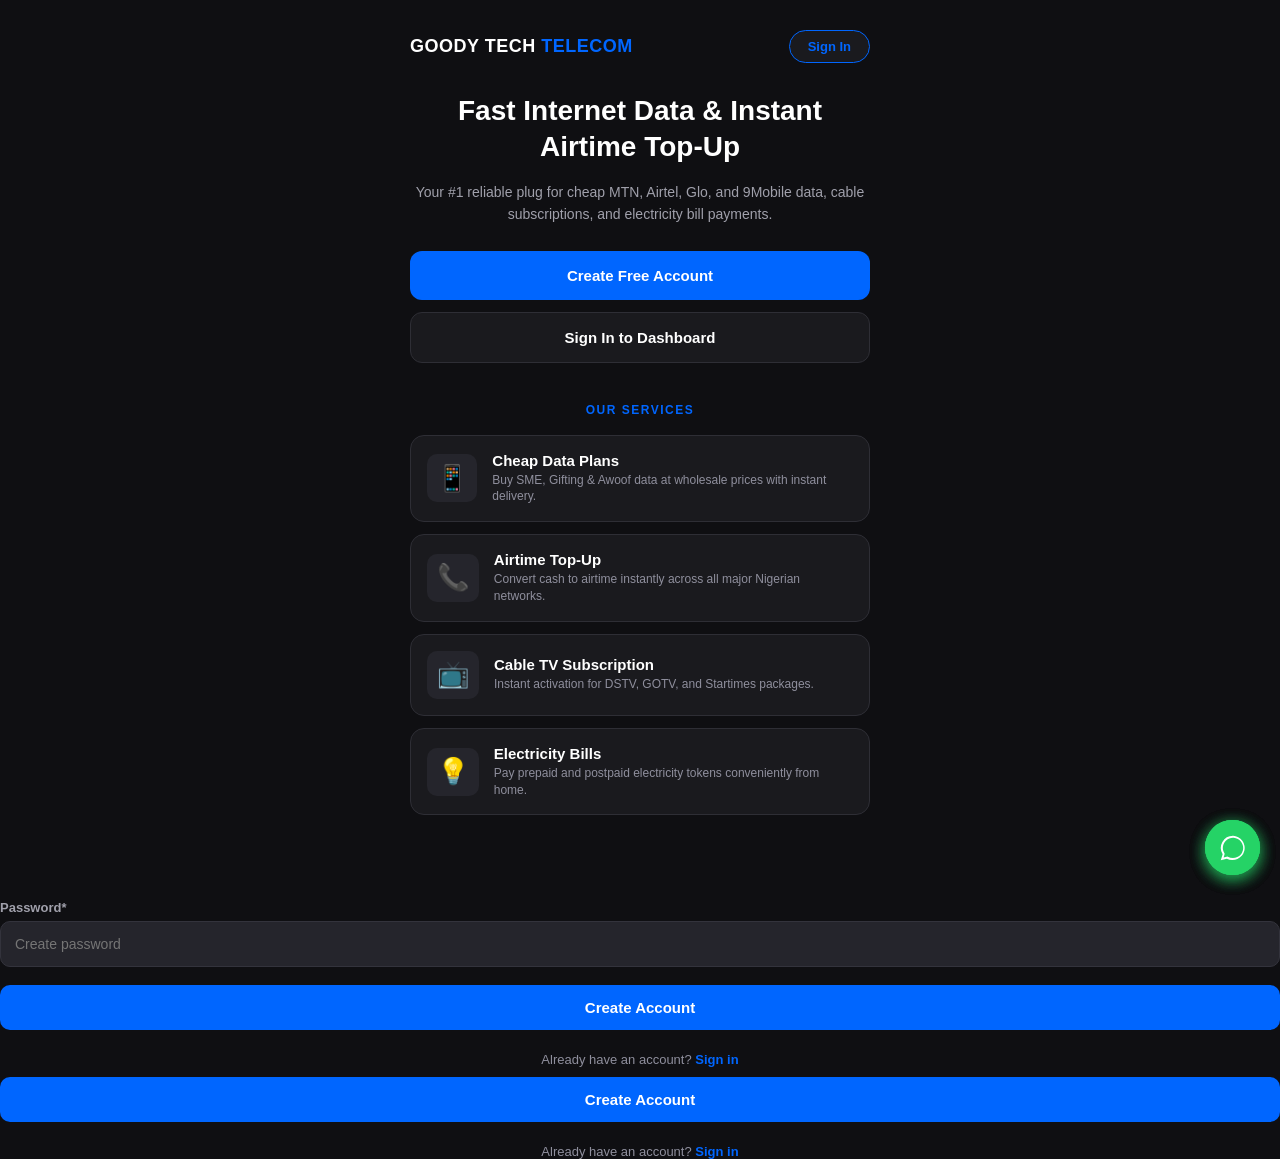
<file: index.html>
<!DOCTYPE html>
<html lang="en">
<head>
    <meta charset="UTF-8">
    <meta name="viewport" content="width=device-width, initial-scale=1.0">
    <title>Goody Tech Telecom - Cheap Data & Bill Payments</title>
    <link rel="stylesheet" href="style.css">
</head>
<body>

    <!-- 1. LANDING PAGE -->
    <div id="welcome-section">
        <!-- Top Nav -->
        <div class="landing-nav">
            <div class="logo-text">GOODY TECH <span>TELECOM</span></div>
            <button class="nav-login-btn" onclick="showAuth('login')">Sign In</button>
        </div>

        <!-- Hero Content -->
        <div class="hero-content">
            <h1>Fast Internet Data & Instant Airtime Top-Up</h1>
            <p>Your #1 reliable plug for cheap MTN, Airtel, Glo, and 9Mobile data, cable subscriptions, and electricity bill payments.</p>
            
            <div class="hero-cta-btns">
                <button class="hero-btn" onclick="showAuth('register')">Create Free Account</button>
                <button class="hero-btn btn-secondary" onclick="showAuth('login')">Sign In to Dashboard</button>
            </div>
        </div>

        <!-- Services Preview Section -->
        <div class="features-section">
            <div class="features-title">OUR SERVICES</div>
            <div class="services-preview-grid">
                <div class="service-box">
                    <div class="s-icon">📱</div>
                    <div class="s-info">
                        <h3>Cheap Data Plans</h3>
                        <p>Buy SME, Gifting & Awoof data at wholesale prices with instant delivery.</p>
                    </div>
                </div>
                <div class="service-box">
                    <div class="s-icon">📞</div>
                    <div class="s-info">
                        <h3>Airtime Top-Up</h3>
                        <p>Convert cash to airtime instantly across all major Nigerian networks.</p>
                    </div>
                </div>
                <div class="service-box">
                    <div class="s-icon">📺</div>
                    <div class="s-info">
                        <h3>Cable TV Subscription</h3>
                        <p>Instant activation for DSTV, GOTV, and Startimes packages.</p>
                    </div>
                </div>
                <div class="service-box">
                    <div class="s-icon">💡</div>
                    <div class="s-info">
                        <h3>Electricity Bills</h3>
                        <p>Pay prepaid and postpaid electricity tokens conveniently from home.</p>
                    </div>
                </div>
            </div>
        </div>
    </div>

    <!-- 2. AUTH SECTION (SIGN IN & REGISTER) -->
    <div id="auth-section">
        <div class="container">
            <button class="back-to-home" onclick="showLanding()">← Back to Home</button>

            <!-- LOGIN FORM -->
            <div id="login-form">
                <div class="logo-text">GOODY TECH <span>TELECOM</span></div>
                <h2 class="auth-title">Welcome Back</h2>
                <p class="subtitle">Sign in to access your wallet and services</p>
                
                <div class="form-group">
                    <label>Email or Phone Number*</label>
                    <input type="text" id="login-user" placeholder="Enter email or phone number">
                </div>

                <div class="form-group">
                    <label>Password*</label>
                    <input type="password" id="login-pass" placeholder="Enter your password">
                </div>

                <div id="login-error" class="error-msg"></div>

                <button class="auth-btn" onclick="handleLogin()">Sign In</button>
                <p class="toggle-text">Don't have an account? <span class="toggle-btn" onclick="switchForm('register')">Sign up</span></p>
            </div>

            <!-- REGISTER FORM -->
            <div id="register-form">
                <div class="logo-text">GOODY TECH <span>TELECOM</span></div>
                <h2 class="auth-title">Create Account</h2>
                <p class="subtitle">Join Goody Tech Telecom today</p>
                
                <div class="form-group">
                    <label>Full Name*</label>
                    <input type="text" id="reg-name" placeholder="Enter full name">
                </div>
                <div class="form-group">
                    <label>Email Address*</label>
                    <input type="email" id="reg-email" placeholder="Enter email address">
                </div>
                <div class="form-group">
                    <label>Phone Number*</label>
                    <input type="tel" id="reg-phone" placeholder="Enter phone number">
                </div>
                <div class="form-group">
                    <label>Password*</label>
                    <input type="password" id="reg-pass" placeholder="Create password">
                </div>

                <div id="reg-error" class="error-msg"></div>

                <button class="auth-btn" onclick="handleRegister()">Create Account</button>
                <p class="toggle-text">Already have an account? <span class="toggle-btn" onclick="switchForm('login')">Sign in</span></p>
            </div>
        </div>
    </div>

    <!-- FLOATING WHATSAPP BUTTON -->
    <div class="whatsapp-float" onclick="openModal('whatsapp-modal')">
        <svg viewBox="0 0 32 32"><path d="M16 2a13.9 13.9 0 0 0-11.8 21.2L2 30l7-1.8A13.9 13.9 0 1 0 16 2zm0 25.5a11.5 11.5 0 0 1-5.9-1.6l-.4-.2-4.4 1.1 1.2-4.3-.3-.4A11.6 11.6 0 1 1 16 27.5z"/></svg>
    </div>

    <!-- WHATSAPP SUPPORT MODAL -->
    <div id="whatsapp-modal" class="modal">
        <div class="modal-content">
            <div class="modal-title">Customer Support</div>
            <p class="modal-desc">Type your message below to chat directly with us on WhatsApp.</p>
            
            <div class="form-group">
                <label>Your Message</label>
                <textarea id="wa-message-text" rows="4" placeholder="Hello Goody Tech, I need help with..."></textarea>
            </div>

            <div id="wa-error" class="error-msg"></div>

            <button class="auth-btn" style="background-color: #25d366;" onclick="sendWhatsAppMessage()">Send to WhatsApp</button>
            <button class="auth-btn btn-close" onclick="closeModal('whatsapp-modal')">Cancel</button>
        </div>
    </div>

    <!-- IN-APP CUSTOM POPUP MODAL (NO BROWSER ALERTS) -->
    <div id="notice-modal" class="modal">
        <div class="modal-content text-center">
            <div id="notice-title" class="modal-title">Notification</div>
            <p id="notice-msg" class="modal-desc"></p>
            <button class="auth-btn" onclick="closeModal('notice-modal')">OK</button>
        </div>
    </div>

    <script src="script.js"></script>
</body>
</html>                    <label>Password*</label>
                    <input type="password" id="reg-pass" placeholder="Create password">
                </div>

                <div id="reg-error" class="error-msg"></div>

                <button class="auth-btn" onclick="handleRegister()">Create Account</button>
                <p class="toggle-text">Already have an account? <span class="toggle-btn" onclick="switchForm('login')">Sign in</span></p>
            </div>
        </div>
    </div>

    <!-- FLOATING WHATSAPP BUTTON -->
    <div class="whatsapp-float" onclick="openModal('whatsapp-modal')">
        <svg viewBox="0 0 32 32"><path d="M16 2a13.9 13.9 0 0 0-11.8 21.2L2 30l7-1.8A13.9 13.9 0 1 0 16 2zm0 25.5a11.5 11.5 0 0 1-5.9-1.6l-.4-.2-4.4 1.1 1.2-4.3-.3-.4A11.6 11.6 0 1 1 16 27.5z"/></svg>
    </div>

    <!-- WHATSAPP SUPPORT MODAL -->
    <div id="whatsapp-modal" class="modal">
        <div class="modal-content">
            <div class="modal-title">Customer Support</div>
            <p class="modal-desc">Type your message below to chat directly with us on WhatsApp.</p>
            
            <div class="form-group">
                <label>Your Message</label>
                <textarea id="wa-message-text" rows="4" placeholder="Hello Goody Tech, I need help with..."></textarea>
            </div>

            <div id="wa-error" class="error-msg"></div>

            <button class="auth-btn" style="background-color: #25d366;" onclick="sendWhatsAppMessage()">Send to WhatsApp</button>
            <button class="auth-btn btn-close" onclick="closeModal('whatsapp-modal')">Cancel</button>
        </div>
    </div>

    <!-- IN-APP CUSTOM POPUP MODAL (NO BROWSER ALERTS) -->
    <div id="notice-modal" class="modal">
        <div class="modal-content text-center">
            <div id="notice-title" class="modal-title">Notification</div>
            <p id="notice-msg" class="modal-desc"></p>
            <button class="auth-btn" onclick="closeModal('notice-modal')">OK</button>
        </div>
    </div>

    <script src="script.js"></script>
</body>
</html>
                <button class="auth-btn" onclick="handleRegister()">Create Account</button>

                <p class="toggle-text">Already have an account? <span class="toggle-btn" onclick="switchForm('login')">Sign in</span></p>
            </div>

        </div>
    </div>

    <!-- FLOATING WHATSAPP BUTTON -->
    <div class="whatsapp-float" onclick="openModal('whatsapp-modal')">
        <svg viewBox="0 0 32 32"><path d="M16 2a13.9 13.9 0 0 0-11.8 21.2L2 30l7-1.8A13.9 13.9 0 1 0 16 2zm0 25.5a11.5 11.5 0 0 1-5.9-1.6l-.4-.2-4.4 1.1 1.2-4.3-.3-.4A11.6 11.6 0 1 1 16 27.5z"/></svg>
    </div>

    <!-- WHATSAPP SUPPORT MODAL -->
    <div id="whatsapp-modal" class="modal">
        <div class="modal-content">
            <div class="modal-title">Customer Support</div>
            <p class="modal-desc">Type your message below and click send to chat with us directly on WhatsApp.</p>
            
            <div class="form-group">
                <label>Your Message</label>
                <textarea id="wa-message-text" rows="4" placeholder="Hello Goody Tech, I need help with..."></textarea>
            </div>

            <div id="wa-error" class="error-msg"></div>

            <button class="auth-btn" style="background-color: #25d366;" onclick="sendWhatsAppMessage()">Send to WhatsApp</button>
            <button class="auth-btn btn-close" onclick="closeModal('whatsapp-modal')">Cancel</button>
        </div>
    </div>

    <script src="script.js"></script>
</body>
</html>
</file>
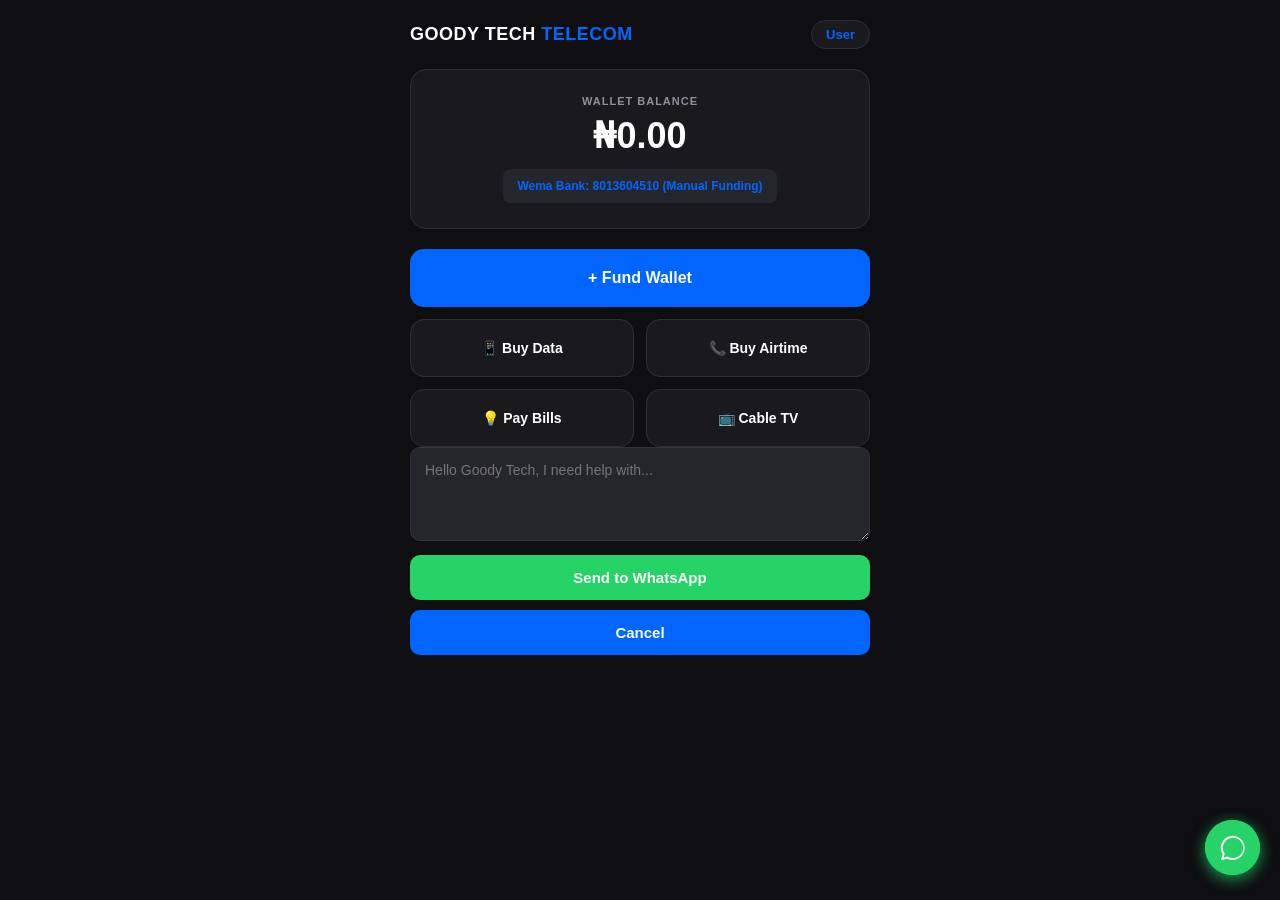
<file: dashboard.html>
<!DOCTYPE html>
<html lang="en">
<head>
    <meta charset="UTF-8">
    <meta name="viewport" content="width=device-width, initial-scale=1.0">
    <title>Dashboard - Goody Tech Telecom</title>
    <link rel="stylesheet" href="style.css">
</head>
<body class="dashboard-body">

    <!-- Top Header -->
    <div class="dash-header">
        <div class="logo-text">GOODY TECH <span>TELECOM</span></div>
        <p id="user-name-display">User</p>
    </div>

    <!-- Balance Card -->
    <div class="wallet-card">
        <h3>WALLET BALANCE</h3>
        <h1>₦0.00</h1>
        <div class="acc-info">Wema Bank: 8013604510 (Manual Funding)</div>
    </div>

    <!-- Main Service Grid -->
    <div class="grid">
        <button class="btn btn-fund" onclick="openModal('fund-modal')">+ Fund Wallet</button>
        <button class="btn" onclick="openModal('data-modal')">📱 Buy Data</button>
        <button class="btn" onclick="openModal('airtime-modal')">📞 Buy Airtime</button>
        <button class="btn" onclick="openModal('bills-modal')">💡 Pay Bills</button>
        <button class="btn" onclick="openModal('cable-modal')">📺 Cable TV</button>
    </div>

    <!-- ================= MODALS ================= -->

    <!-- BUY DATA MODAL -->
    <div id="data-modal" class="modal">
        <div class="modal-content">
            <div class="modal-title">Buy Internet Data</div>
            
            <div class="form-group">
                <label>1. Select Network</label>
                <div class="network-grid">
                    <button class="net-btn active" onclick="selectNetwork(this, 'MTN')">MTN</button>
                    <button class="net-btn" onclick="selectNetwork(this, 'Airtel')">Airtel</button>
                    <button class="net-btn" onclick="selectNetwork(this, 'Glo')">Glo</button>
                    <button class="net-btn" onclick="selectNetwork(this, '9Mobile')">9Mobile</button>
                </div>
            </div>

            <div class="form-group">
                <label>2. Select Data Type</label>
                <select id="data-type-select">
                    <option value="SME">SME</option>
                    <option value="SME Plus">SME Plus</option>
                    <option value="SME2">SME2</option>
                    <option value="Gifting">Gifting</option>
                    <option value="Awoof">Awoof</option>
                </select>
            </div>

            <div class="form-group">
                <label>3. Select Plan</label>
                <select>
                    <option>1.0 GB SME - ₦280 (30 Days)</option>
                    <option>2.0 GB SME - ₦560 (30 Days)</option>
                    <option>5.0 GB SME - ₦1,400 (30 Days)</option>
                </select>
            </div>

            <div class="form-group">
                <label>4. Phone Number</label>
                <input type="tel" placeholder="Enter recipient phone number">
            </div>

            <button class="auth-btn" onclick="processDataOrder()">Purchase Now</button>
            <button class="auth-btn btn-close" onclick="closeModal('data-modal')">Cancel</button>
        </div>
    </div>

    <!-- BUY AIRTIME MODAL -->
    <div id="airtime-modal" class="modal">
        <div class="modal-content">
            <div class="modal-title">Buy Airtime</div>
            <div class="form-group">
                <label>Network</label>
                <select><option>MTN</option><option>Airtel</option><option>Glo</option><option>9Mobile</option></select>
            </div>
            <div class="form-group">
                <label>Amount (₦)</label>
                <input type="number" placeholder="Enter amount (e.g. 500)">
            </div>
            <div class="form-group">
                <label>Phone Number</label>
                <input type="tel" placeholder="Enter phone number">
            </div>
            <button class="auth-btn" onclick="processAirtimeOrder()">Buy Airtime</button>
            <button class="auth-btn btn-close" onclick="closeModal('airtime-modal')">Cancel</button>
        </div>
    </div>

    <!-- FUND WALLET MODAL -->
    <div id="fund-modal" class="modal">
        <div class="modal-content">
            <div class="modal-title">Fund Wallet</div>
            <p class="modal-desc">Transfer money to the bank account below. Your wallet will be credited once verified by Admin.</p>
            
            <div class="bank-card">
                <p><strong>Bank Name:</strong> Moniepoint / Wema</p>
                <p><strong>Account Number:</strong> 8013604510</p>
                <p><strong>Account Name:</strong> Goody Tech Telecom</p>
            </div>
            
            <p class="modal-desc" style="font-size: 12px;">After payment, send your receipt via WhatsApp customer support.</p>
            <button class="auth-btn btn-close" onclick="closeModal('fund-modal')">Close</button>
        </div>
    </div>

    <!-- WHATSAPP SUPPORT MODAL -->
    <div id="whatsapp-modal" class="modal">
        <div class="modal-content">
            <div class="modal-title">Customer Support</div>
            <p class="modal-desc">Type your message below and click send to chat with us on WhatsApp.</p>
            
            <div class="form-group">
                <label>Your Message</label>
                <textarea id="wa-message-text" rows="4" placeholder="Hello Goody Tech, I need help with..."></textarea>
            </div>

            <div id="wa-error" class="error-msg"></div>

            <button class="auth-btn" style="background-color: #25d366;" onclick="sendWhatsAppMessage()">Send to WhatsApp</button>
            <button class="auth-btn btn-close" onclick="closeModal('whatsapp-modal')">Cancel</button>
        </div>
    </div>

    <!-- IN-APP CUSTOM POPUP MODAL (REPLACES BROWSER ALERTS) -->
    <div id="notice-modal" class="modal">
        <div class="modal-content text-center">
            <div id="notice-title" class="modal-title">Notification</div>
            <p id="notice-msg" class="modal-desc"></p>
            <button class="auth-btn" onclick="closeModal('notice-modal')">OK</button>
        </div>
    </div>

    <!-- FLOATING WHATSAPP BUTTON -->
    <div class="whatsapp-float" onclick="openModal('whatsapp-modal')">
        <svg viewBox="0 0 32 32"><path d="M16 2a13.9 13.9 0 0 0-11.8 21.2L2 30l7-1.8A13.9 13.9 0 1 0 16 2zm0 25.5a11.5 11.5 0 0 1-5.9-1.6l-.4-.2-4.4 1.1 1.2-4.3-.3-.4A11.6 11.6 0 1 1 16 27.5z"/></svg>
    </div>

    <script src="script.js"></script>
</body>
</html>                <textarea id="wa-message-text" rows="4" placeholder="Hello Goody Tech, I need help with..."></textarea>
            </div>

            <button class="auth-btn" style="background-color: #25d366;" onclick="sendWhatsAppMessage()">Send to WhatsApp</button>
            <button class="auth-btn btn-close" onclick="closeModal('whatsapp-modal')">Cancel</button>
        </div>
    </div>

    <!-- BUY AIRTIME MODAL -->
    <div id="airtime-modal" class="modal">
        <div class="modal-content">
            <div class="modal-title">Buy Airtime</div>
            <div class="form-group">
                <label>Network</label>
                <select><option>MTN</option><option>Airtel</option><option>Glo</option><option>9Mobile</option></select>
            </div>
            <div class="form-group">
                <label>Amount (₦)</label>
                <input type="number" placeholder="Enter amount (e.g. 500)">
            </div>
            <div class="form-group">
                <label>Phone Number</label>
                <input type="tel" placeholder="Enter phone number">
            </div>
            <button class="auth-btn" onclick="alert('Insufficient wallet balance!')">Buy Airtime</button>
            <button class="auth-btn btn-close" onclick="closeModal('airtime-modal')">Cancel</button>
        </div>
    </div>

    <!-- FLOATING WHATSAPP BUTTON (Opens Chat Modal) -->
    <div class="whatsapp-float" onclick="openModal('whatsapp-modal')">
        <svg viewBox="0 0 32 32"><path d="M16 2a13.9 13.9 0 0 0-11.8 21.2L2 30l7-1.8A13.9 13.9 0 1 0 16 2zm0 25.5a11.5 11.5 0 0 1-5.9-1.6l-.4-.2-4.4 1.1 1.2-4.3-.3-.4A11.6 11.6 0 1 1 16 27.5z"/></svg>
    </div>

    <script src="script.js"></script>
</body>
</html>
</file>
<file: style.css>
/* --- Global Reset & Dark Theme --- */
* { box-sizing: border-box; margin: 0; padding: 0; font-family: 'Segoe UI', -apple-system, BlinkMacSystemFont, sans-serif; }
body { background-color: #0f0f12; color: #ffffff; min-height: 100vh; }
a { text-decoration: none; }
.text-center { text-align: center; }

/* --- Landing Page Layout --- */
#welcome-section { 
    padding: 20px; 
    max-width: 500px; 
    margin: 0 auto; 
    min-height: 100vh;
}

.landing-nav { 
    display: flex; 
    justify-content: space-between; 
    align-items: center; 
    padding: 10px 0 30px 0; 
}
.logo-text { font-size: 18px; font-weight: 900; color: #ffffff; letter-spacing: 0.5px; }
.logo-text span { color: #0066ff; }

.nav-login-btn { 
    background: #1a1a1e; 
    border: 1px solid #0066ff; 
    color: #0066ff; 
    padding: 8px 18px; 
    border-radius: 20px; 
    font-weight: 700; 
    font-size: 13px;
    cursor: pointer; 
}

.hero-content { 
    text-align: center; 
    margin-bottom: 40px; 
}
.hero-content h1 { 
    font-size: 28px; 
    font-weight: 800; 
    line-height: 1.3; 
    margin-bottom: 15px; 
    color: #ffffff;
}
.hero-content p { 
    font-size: 14px; 
    color: #a0a0ab; 
    line-height: 1.6; 
    margin-bottom: 25px; 
}

.hero-cta-btns { 
    display: flex; 
    flex-direction: column; 
    gap: 12px; 
}
.hero-btn { 
    background: #0066ff; 
    color: white; 
    padding: 16px; 
    font-size: 15px; 
    font-weight: 700; 
    border: none; 
    border-radius: 12px; 
    cursor: pointer; 
    width: 100%;
}
.btn-secondary { 
    background: #1a1a1e; 
    border: 1px solid #2e2e35; 
    color: #ffffff; 
}

/* --- Services Grid Layout --- */
.features-section { margin-top: 10px; }
.features-title { 
    font-size: 12px; 
    font-weight: 800; 
    color: #0066ff; 
    letter-spacing: 1.5px; 
    text-align: center; 
    margin-bottom: 18px; 
}

.services-preview-grid { 
    display: flex; 
    flex-direction: column; 
    gap: 12px; 
}
.service-box { 
    background: #1a1a1e; 
    border: 1px solid #2e2e35; 
    border-radius: 14px; 
    padding: 16px; 
    display: flex; 
    align-items: center; 
    gap: 15px; 
    text-align: left;
}
.service-box .s-icon { 
    font-size: 26px; 
    background: #25252c; 
    padding: 10px; 
    border-radius: 10px; 
    display: flex; 
    align-items: center; 
    justify-content: center;
    min-width: 48px;
    height: 48px;
}
.service-box h3 { font-size: 15px; font-weight: 700; color: #fff; margin-bottom: 3px; }
.service-box p { font-size: 12px; color: #8f8f9d; line-height: 1.4; }

/* --- Auth Section --- */
#auth-section { display: none; min-height: 100vh; justify-content: center; align-items: center; padding: 25px 20px; }
.container { width: 100%; max-width: 420px; }
h2.auth-title { font-size: 24px; font-weight: 800; color: #ffffff; margin-bottom: 6px; }
.subtitle { color: #8f8f9d; font-size: 13px; margin-bottom: 22px; }

.form-group { margin-bottom: 16px; text-align: left; }
label { display: block; margin-bottom: 6px; color: #a0a0ab; font-size: 13px; font-weight: 600; }
input, select, textarea { 
    width: 100%; padding: 14px; background: #25252c; border: 1px solid #33333c; 
    border-radius: 10px; font-size: 14px; color: #ffffff; outline: none; 
}
input:focus, select:focus, textarea:focus { border-color: #0066ff; }

button.auth-btn { 
    width: 100%; padding: 14px; background-color: #0066ff; color: white; 
    border: none; border-radius: 10px; font-size: 15px; font-weight: 700; cursor: pointer; margin-top: 10px;
}

.toggle-text { text-align: center; margin-top: 22px; font-size: 13px; color: #8f8f9d; }
.toggle-btn { color: #0066ff; font-weight: 700; cursor: pointer; }
.back-to-home { background: none; border: none; color: #0066ff; font-weight: 700; cursor: pointer; margin-bottom: 20px; }
.error-msg { color: #ff4d4d; font-size: 13px; margin: 8px 0; font-weight: 600; text-align: center; }
#register-form { display: none; }

/* --- Dashboard Section --- */
.dashboard-body { padding: 20px; max-width: 500px; margin: 0 auto; }
.dash-header { display: flex; justify-content: space-between; align-items: center; margin-bottom: 20px; }
#user-name-display { font-size: 13px; font-weight: 600; color: #0066ff; background: #1a1a1e; padding: 6px 14px; border-radius: 20px; border: 1px solid #2e2e35; }

.wallet-card { background: #1a1a1e; padding: 25px; border-radius: 16px; border: 1px solid #2e2e35; margin-bottom: 20px; text-align: center; }
.wallet-card h3 { color: #8f8f9d; font-size: 11px; letter-spacing: 1px; margin-bottom: 8px; }
.wallet-card h1 { color: #ffffff; font-size: 36px; font-weight: 800; margin-bottom: 12px; }
.acc-info { background: #25252c; padding: 10px 14px; border-radius: 8px; color: #0066ff; font-size: 12px; font-weight: 600; display: inline-block; }

.grid { display: grid; grid-template-columns: 1fr 1fr; gap: 12px; }
.btn { background: #1a1a1e; border: 1px solid #2e2e35; padding: 20px; border-radius: 14px; text-align: center; font-weight: 700; color: #fff; cursor: pointer; font-size: 14px; }
.btn-fund { background: #0066ff; color: white; border: none; grid-column: span 2; font-size: 16px; }

.network-grid { display: grid; grid-template-columns: repeat(4, 1fr); gap: 8px; }
.net-btn { background: #25252c; border: 1px solid #33333c; color: #fff; padding: 12px 5px; border-radius: 8px; font-weight: 700; font-size: 13px; cursor: pointer; }
.net-btn.active { background: #0066ff; border-color: #0066ff; }

/* --- Modals & In-App Alerts --- */
.modal { display: none; position: fixed; top: 0; left: 0; width: 100%; height: 100%; background: rgba(0, 0, 0, 0.82); justify-content: center; align-items: center; z-index: 1000; padding: 20px; }
.modal-content { background: #1a1a1e; padding: 25px; border-radius: 16px; width: 100%; max-width: 400px; border: 1px solid #2e2e35; }
.modal-title { font-size: 18px; font-weight: 800; margin-bottom: 8px; color: #fff; }
.modal-desc { font-size: 13px; color: #a0a0ab; margin-bottom: 20px; line-height: 1.5; }

.bank-card { background: #25252c; padding: 15px; border-radius: 10px; margin-bottom: 15px; border-left: 4px solid #0066ff; text-align: left; }
.bank-card p { margin-bottom: 6px; font-size: 13px; color: #e1e1e6; }
.btn-close { background-color: #25252c; color: #a0a0ab; border: 1px solid #33333c; }

/* Floating WhatsApp Button */
.whatsapp-float { position: fixed; bottom: 25px; right: 20px; background: #25d366; width: 55px; height: 55px; border-radius: 50%; display: flex; justify-content: center; align-items: center; box-shadow: 0 4px 15px rgba(37, 211, 102, 0.4); z-index: 999; cursor: pointer; }
.whatsapp-float svg { width: 28px; height: 28px; fill: white; }
</file>
